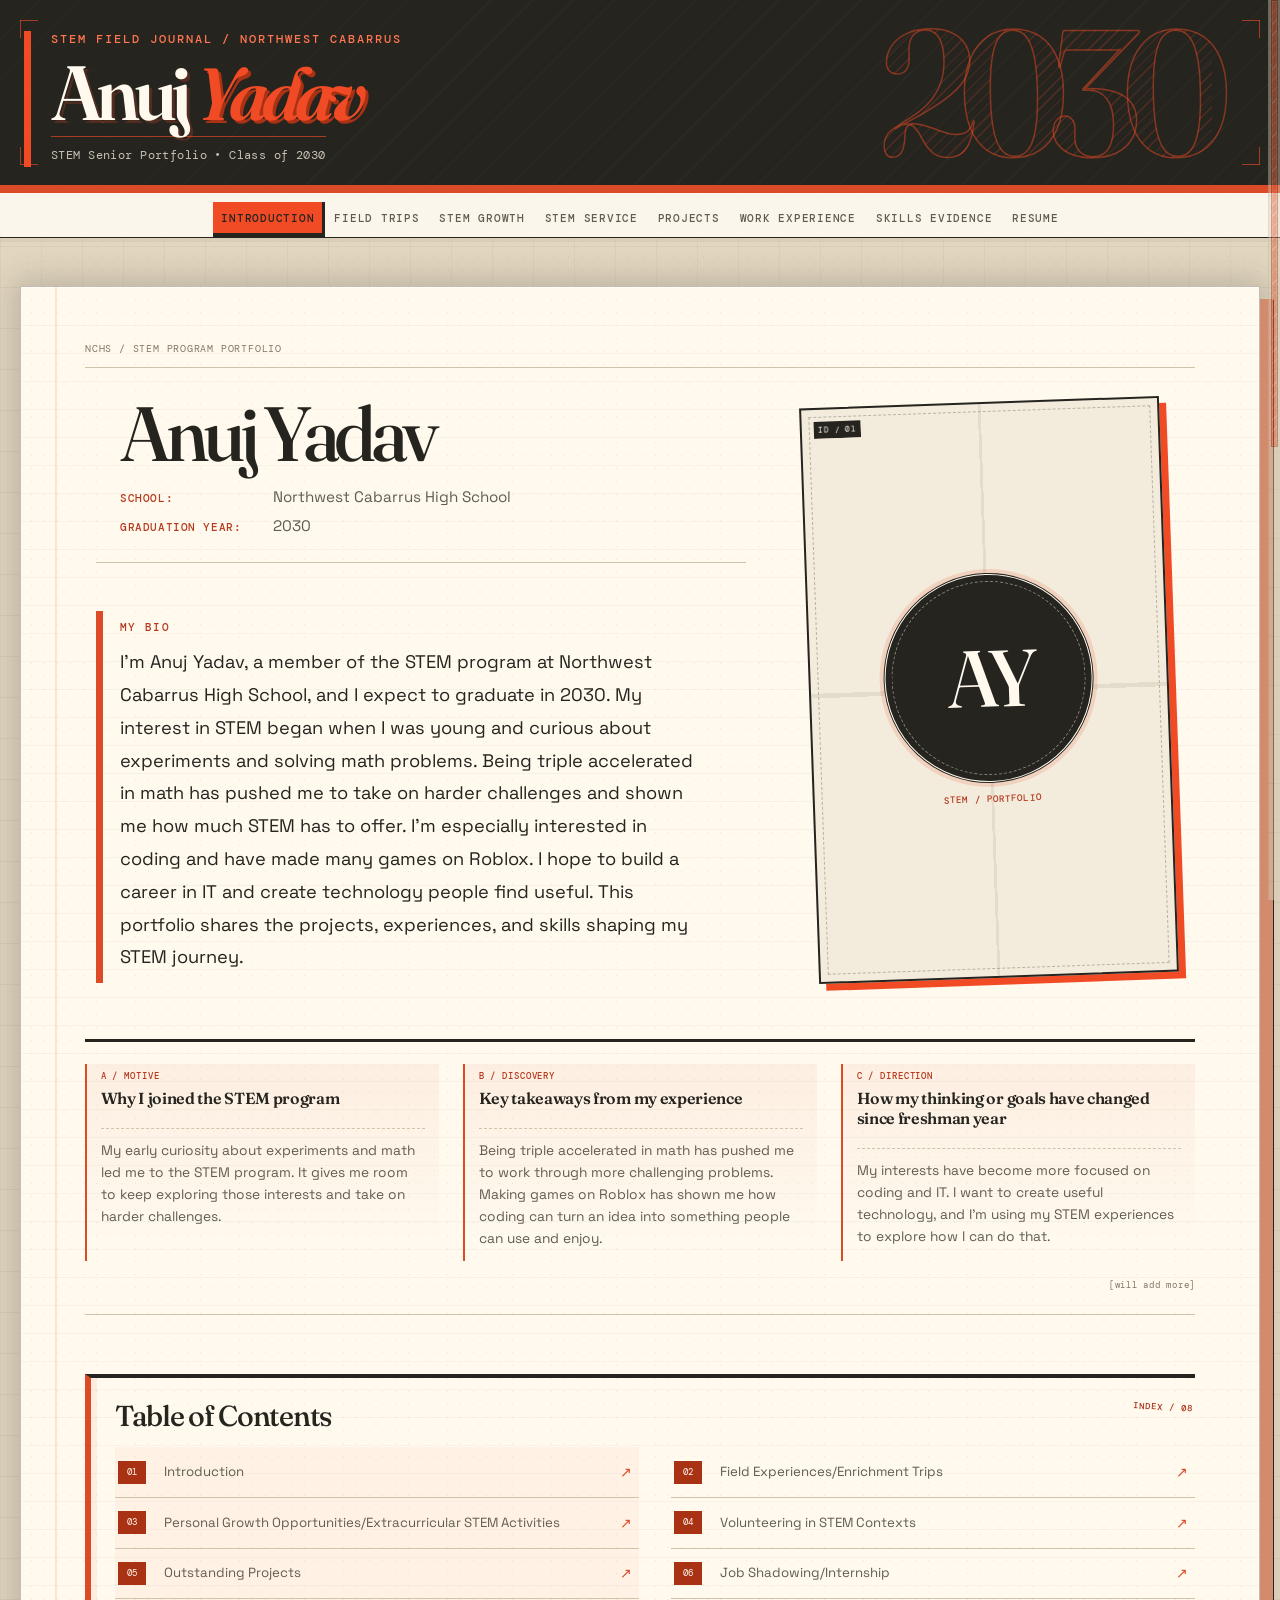
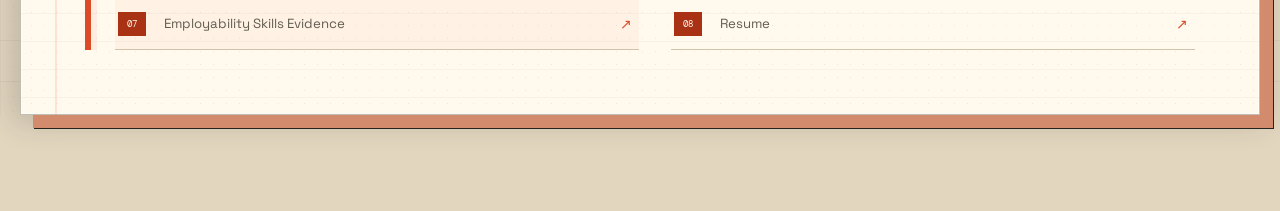
<file: index.html>
<!DOCTYPE html>
<html lang="en">
<head>
  <meta charset="UTF-8">
  <meta name="viewport" content="width=device-width, initial-scale=1.0">
  <title>Anuj Yadav - STEM Senior Portfolio</title>
  <link rel="preconnect" href="https://fonts.googleapis.com">
  <link rel="preconnect" href="https://fonts.gstatic.com" crossorigin>
  <link href="https://fonts.googleapis.com/css2?family=DM+Mono:wght@400;500&family=Fraunces:opsz,wght@9..144,400;9..144,500;9..144,600;9..144,700&family=Space+Grotesk:wght@400;500;600;700&display=swap" rel="stylesheet">
  <link rel="stylesheet" href="style.css">
</head>
<body>

  <!-- Site Header -->
  <header class="site-header">
    <div class="header-content">
      <h1 class="site-title"><span class="site-title__first">Anuj</span> <span class="site-title__last">Yadav</span></h1>
      <p class="site-subtitle">STEM Senior Portfolio &bull; Class of 2030</p>
    </div>
  </header>

  <!-- Navigation Tabs -->
  <nav class="tabs-nav" aria-label="Portfolio Sections">
    <div class="tabs-container" role="tablist">
      <button id="intro-tab" class="tab-btn active" role="tab" aria-controls="intro" aria-label="Introduction" aria-selected="true" data-tab="intro">Introduction</button>
      <button id="field-experiences-tab" class="tab-btn" role="tab" aria-controls="field-experiences" aria-label="Field Experiences and Enrichment Trips" aria-selected="false" data-tab="field-experiences">Field Trips</button>
      <button id="personal-growth-tab" class="tab-btn" role="tab" aria-controls="personal-growth" aria-label="Personal Growth and Extracurricular STEM Activities" aria-selected="false" data-tab="personal-growth">STEM Growth</button>
      <button id="volunteering-tab" class="tab-btn" role="tab" aria-controls="volunteering" aria-label="Volunteering in STEM Contexts" aria-selected="false" data-tab="volunteering">STEM Service</button>
      <button id="projects-tab" class="tab-btn" role="tab" aria-controls="projects" aria-label="Outstanding Projects" aria-selected="false" data-tab="projects">Projects</button>
      <button id="job-shadowing-tab" class="tab-btn" role="tab" aria-controls="job-shadowing" aria-label="Job Shadowing and Internship" aria-selected="false" data-tab="job-shadowing">Work Experience</button>
      <button id="employability-skills-tab" class="tab-btn" role="tab" aria-controls="employability-skills" aria-label="Employability Skills Evidence" aria-selected="false" data-tab="employability-skills">Skills Evidence</button>
      <button id="resume-tab" class="tab-btn" role="tab" aria-controls="resume" aria-label="Resume" aria-selected="false" data-tab="resume">Resume</button>
      <div class="tab-active-shadow" aria-hidden="true"></div>
      <div class="tab-active-fill" aria-hidden="true"></div>
      <div class="tab-indicator" aria-hidden="true"></div>
    </div>
  </nav>

  <!-- Main Content Container -->
  <main class="main-container">

    <!-- 1. Introduction Section -->
    <section id="intro" class="tab-section active" role="tabpanel" aria-labelledby="intro-tab">
      <div class="profile-layout">
        <div class="profile-header">
          <div class="profile-meta">
            <h2>Anuj Yadav</h2>
            <p><strong>School:</strong> Northwest Cabarrus High School</p>
            <p><strong>Graduation Year:</strong> 2030</p>
          </div>
        </div>
        <article class="bio-block">
          <div class="bio-copy">
            <h3>My Bio</h3>
            <p>I’m Anuj Yadav, a member of the STEM program at Northwest Cabarrus High School, and I expect to graduate in 2030. My interest in STEM began when I was young and curious about experiments and solving math problems. Being triple accelerated in math has pushed me to take on harder challenges and shown me how much STEM has to offer. I’m especially interested in coding and have made many games on Roblox. I hope to build a career in IT and create technology people find useful. This portfolio shares the projects, experiences, and skills shaping my STEM journey.</p>
          </div>
        </article>
        <div class="photo-container" role="img" aria-label="Anuj Yadav monogram">
          <span class="photo-monogram" aria-hidden="true">AY</span>
          <span class="photo-caption" aria-hidden="true">STEM / PORTFOLIO</span>
        </div>
      </div>

      <!-- Reflection Questions -->
      <article class="reflection-block">
        <div class="reflection-card">
          <h3 data-marker="A / MOTIVE">Why I joined the STEM program</h3>
          <p>My early curiosity about experiments and math led me to the STEM program. It gives me room to keep exploring those interests and take on harder challenges.</p>
        </div>

        <div class="reflection-card">
          <h3 data-marker="B / DISCOVERY">Key takeaways from my experience</h3>
          <p>Being triple accelerated in math has pushed me to work through more challenging problems. Making games on Roblox has shown me how coding can turn an idea into something people can use and enjoy.</p>
        </div>

        <div class="reflection-card">
          <h3 data-marker="C / DIRECTION">How my thinking or goals have changed since freshman year</h3>
          <p>My interests have become more focused on coding and IT. I want to create useful technology, and I’m using my STEM experiences to explore how I can do that.</p>
        </div>
        <p class="reflection-note">[will add more]</p>
      </article>

      <!-- Table of Contents -->
      <nav class="toc-block" aria-label="Table of Contents">
        <h3>Table of Contents</h3>
        <ol class="toc-list">
          <li><a href="#intro" class="toc-link">Introduction</a></li>
          <li><a href="#field-experiences" class="toc-link">Field Experiences/Enrichment Trips</a></li>
          <li><a href="#personal-growth" class="toc-link">Personal Growth Opportunities/Extracurricular STEM Activities</a></li>
          <li><a href="#volunteering" class="toc-link">Volunteering in STEM Contexts</a></li>
          <li><a href="#projects" class="toc-link">Outstanding Projects</a></li>
          <li><a href="#job-shadowing" class="toc-link">Job Shadowing/Internship</a></li>
          <li><a href="#employability-skills" class="toc-link">Employability Skills Evidence</a></li>
          <li><a href="#resume" class="toc-link">Resume</a></li>
        </ol>
      </nav>
    </section>

    <!-- 2. Field Experiences/Enrichment Trips -->
    <section id="field-experiences" class="tab-section" role="tabpanel" aria-labelledby="field-experiences-tab" hidden>
      <h2>Field Experiences/Enrichment Trips</h2>
    </section>

    <!-- 3. Personal Growth Opportunities/Extracurricular STEM Activities -->
    <section id="personal-growth" class="tab-section" role="tabpanel" aria-labelledby="personal-growth-tab" hidden>
      <h2>Personal Growth Opportunities/Extracurricular STEM Activities</h2>
    </section>

    <!-- 4. Volunteering in STEM Contexts -->
    <section id="volunteering" class="tab-section" role="tabpanel" aria-labelledby="volunteering-tab" hidden>
      <h2>Volunteering in STEM Contexts</h2>
    </section>

    <!-- 5. Outstanding Projects -->
    <section id="projects" class="tab-section" role="tabpanel" aria-labelledby="projects-tab" hidden>
      <h2>Outstanding Projects</h2>
    </section>

    <!-- 6. Job Shadowing/Internship -->
    <section id="job-shadowing" class="tab-section" role="tabpanel" aria-labelledby="job-shadowing-tab" hidden>
      <h2>Job Shadowing/Internship</h2>
    </section>

    <!-- 7. Employability Skills Evidence -->
    <section id="employability-skills" class="tab-section" role="tabpanel" aria-labelledby="employability-skills-tab" hidden>
      <h2>Employability Skills Evidence</h2>
    </section>

    <!-- 8. Resume -->
    <section id="resume" class="tab-section" role="tabpanel" aria-labelledby="resume-tab" hidden>
      <h2>Resume</h2>
    </section>

  </main>

  <div class="page-scrollbar" aria-hidden="true" hidden>
    <div class="page-scrollbar__thumb"></div>
  </div>

  <script src="script.js"></script>
</body>
</html>
</file>
<file: style.css>
:root {
  --paper: #eee6d4;
  --sheet: #fbf7ed;
  --sheet-shadow: #dfd2ba;
  --ink: #25241f;
  --ink-soft: #615c50;
  --muted: #817868;
  --rule: #cfc3ab;
  --ember: #dc4b28;
  --ember-deep: #b63a1e;
  --font-display: "Fraunces", Georgia, serif;
  --font-body: "Space Grotesk", sans-serif;
  --font-label: "DM Mono", monospace;
  --max-width: 1240px;
  --ease: cubic-bezier(.22, 1, .36, 1);
}

*, *::before, *::after {
  box-sizing: border-box;
  margin: 0;
  padding: 0;
}

html {
  scroll-behavior: smooth;
  background: var(--paper);
  overflow-x: clip;
}

body {
  min-height: 100vh;
  overflow-x: clip;
  color: var(--ink);
  font: 400 16px/1.65 var(--font-body);
  background-color: var(--paper);
  background-image:
    repeating-linear-gradient(0deg, transparent 0 27px, rgb(54 45 31 / 3.5%) 27px 28px),
    radial-gradient(circle, rgb(54 45 31 / 8%) .65px, transparent .8px);
  background-size: auto, 13px 13px;
  -webkit-font-smoothing: antialiased;
}

::selection {
  color: var(--sheet);
  background: var(--ember);
}

h1, h2, h3, h4 {
  color: var(--ink);
  font-family: var(--font-display);
  font-weight: 600;
  letter-spacing: -.035em;
}

p, li, span {
  color: inherit;
}

a {
  color: inherit;
}

button {
  font: inherit;
}

/* Portfolio cover */
.site-header {
  position: relative;
  isolation: isolate;
  overflow: hidden;
  padding: clamp(3.5rem, 8vw, 7.2rem) 1.5rem 3rem;
  color: var(--sheet);
  background: var(--ink);
  border-bottom: 5px solid var(--ember);
}

.site-header::after {
  position: absolute;
  z-index: -1;
  right: max(2vw, calc((100vw - 1600px) / 2));
  bottom: -.38em;
  color: rgb(251 247 237 / 6%);
  content: "2030";
  font: 500 clamp(11rem, 31vw, 27rem)/.8 var(--font-display);
  letter-spacing: -.11em;
  pointer-events: none;
}

.header-content {
  position: relative;
  max-width: var(--max-width);
  margin: 0 auto;
}

.header-content::before {
  display: block;
  margin-bottom: .6rem;
  color: #f08a67;
  content: "STEM FIELD JOURNAL     /     NORTHWEST CABARRUS";
  font: 500 .72rem/1.4 var(--font-label);
  letter-spacing: .11em;
}

.site-title {
  max-width: 9ch;
  margin-bottom: .85rem;
  color: var(--sheet);
  font: 500 clamp(3.6rem, 9vw, 7.8rem)/.94 var(--font-display);
  letter-spacing: -.075em;
}

.site-subtitle {
  display: inline-block;
  padding-top: .75rem;
  color: #c9c1b2;
  border-top: 1px solid rgb(251 247 237 / 28%);
  font: 400 .76rem/1.6 var(--font-label);
  letter-spacing: .035em;
}

/* Horizontal folio index */
.tabs-nav {
  position: sticky;
  z-index: 20;
  top: 0;
  background: rgb(251 247 237 / 96%);
  border-bottom: 1px solid var(--ink);
  box-shadow: 0 4px 0 rgb(37 36 31 / 4%);
  backdrop-filter: blur(12px);
}

.tabs-nav::before,
.tabs-nav::after {
  position: absolute;
  z-index: 5;
  top: 0;
  bottom: 0;
  width: 2.5rem;
  content: "";
  opacity: 0;
  pointer-events: none;
  transition: opacity 180ms var(--ease);
}

.tabs-nav::before {
  left: 0;
  background: linear-gradient(90deg, var(--sheet), transparent);
}

.tabs-nav::after {
  right: 0;
  background: linear-gradient(270deg, var(--sheet), transparent);
  opacity: 1;
}

.tabs-nav.can-scroll-left::before {
  opacity: 1;
}

.tabs-nav.at-end::after {
  opacity: 0;
}

.tabs-container {
  position: relative;
  display: flex;
  flex-wrap: nowrap;
  gap: .35rem;
  max-width: 1320px;
  margin: 0 auto;
  padding: .55rem 1.5rem 0;
  overflow-x: auto;
  white-space: nowrap;
  scrollbar-width: none;
  -ms-overflow-style: none;
  -webkit-overflow-scrolling: touch;
}

.tabs-container::-webkit-scrollbar {
  display: none;
  width: 0;
  height: 0;
}

.tab-btn {
  position: relative;
  z-index: 2;
  flex: 0 0 auto;
  padding: .75rem .78rem .82rem;
  color: var(--ink-soft);
  background: transparent;
  border: 0;
  cursor: pointer;
  font: 500 .63rem/1.35 var(--font-label);
  letter-spacing: .025em;
  text-transform: uppercase;
  transition: color 180ms var(--ease), background-color 180ms var(--ease), transform 180ms var(--ease);
}

.tab-btn:hover {
  color: var(--ember-deep);
  transform: translateY(-2px);
}

.tab-btn:active {
  transform: translateY(0) scale(.98);
}

.tab-btn:focus-visible {
  z-index: 2;
  color: var(--ink);
  outline: 2px solid var(--ember);
  outline-offset: -3px;
}

.tab-btn.active {
  color: var(--sheet);
  background: var(--ink);
}

.tab-active-shadow,
.tab-active-fill {
  position: absolute;
  top: .55rem;
  right: auto;
  left: 0;
  width: 1px;
  transform-origin: left center;
  transition: transform 300ms var(--ease);
  pointer-events: none;
  will-change: transform;
}

.tab-active-shadow {
  --tab-shadow-offset: 3px;
  z-index: 0;
  bottom: -3px;
  background: var(--ink);
  transform: translateX(3px) scaleX(0);
}

.tab-active-fill {
  z-index: 1;
  bottom: 0;
  background: var(--accent);
  transform: translateX(0) scaleX(0);
}

.tab-indicator {
  position: absolute;
  bottom: 0;
  left: 0;
  z-index: 3;
  width: 1px;
  height: 3px;
  background: var(--ember);
  transform-origin: left center;
  transition: transform 300ms var(--ease);
  pointer-events: none;
  will-change: transform;
}

/* The portfolio sheet */
.main-container {
  position: relative;
  max-width: var(--max-width);
  min-height: 580px;
  margin: 3rem auto 6rem;
  padding: clamp(1.5rem, 5vw, 4.5rem);
  background-color: var(--sheet);
  background-image: radial-gradient(circle, rgb(54 45 31 / 8%) .65px, transparent .8px);
  background-size: 13px 13px;
  border: 1px solid rgb(37 36 31 / 16%);
  box-shadow: 13px 13px 0 var(--sheet-shadow), 14px 14px 0 var(--ink);
  animation: sheet-arrive 520ms var(--ease) both;
}

.main-container::before {
  display: block;
  margin-bottom: 2.1rem;
  padding-bottom: .65rem;
  color: var(--muted);
  content: "NCHS   /   STEM PROGRAM                                           PORTFOLIO";
  border-bottom: 1px solid var(--rule);
  font: 400 .62rem/1.4 var(--font-label);
  letter-spacing: .08em;
}

@keyframes sheet-arrive {
  from { opacity: 0; transform: translateY(12px); }
  to { opacity: 1; transform: translateY(0); }
}

/* Tab-page transitions pair with script.js */
.tab-section {
  display: none;
  min-height: 240px;
  opacity: 0;
  transform: translateY(12px);
  will-change: transform, opacity;
}

.tab-section.active {
  display: block;
  opacity: 1;
  transform: translateY(0);
  transition: opacity 280ms var(--ease), transform 280ms var(--ease);
}

.tab-section.leaving {
  opacity: 0;
  transform: translateY(-10px);
  transition: opacity 140ms var(--ease), transform 140ms var(--ease);
}

.tab-section.entering {
  opacity: 0;
  transform: translateY(12px);
}

.tab-section > h2 {
  position: relative;
  max-width: 18ch;
  margin: 0 0 2rem;
  padding: .2rem 0 1.35rem;
  border-bottom: 2px solid var(--ink);
  font: 500 clamp(2.4rem, 6vw, 5rem)/.98 var(--font-display);
  letter-spacing: -.065em;
}


#field-experiences > h2::before,
#personal-growth > h2::before,
#volunteering > h2::before,
#projects > h2::before,
#job-shadowing > h2::before,
#employability-skills > h2::before,
#resume > h2::before {
  display: block;
  margin-bottom: .75rem;
  color: var(--ember-deep);
  font: 500 .68rem/1.4 var(--font-label);
  letter-spacing: .12em;
}

#field-experiences > h2::before { content: "01   /   FIELD NOTES"; }
#personal-growth > h2::before { content: "02   /   GROWTH LOG"; }
#volunteering > h2::before { content: "03   /   SERVICE RECORD"; }
#projects > h2::before { content: "04   /   PROJECT FILES"; }
#job-shadowing > h2::before { content: "05   /   WORKPLACE STUDY"; }
#employability-skills > h2::before { content: "06   /   PROFESSIONAL PRACTICE"; }
#resume > h2::before { content: "07   /   CAREER SUMMARY"; }

/* Introductory profile */
.profile-header {
  display: grid;
  grid-template-columns: 176px minmax(0, 1fr);
  align-items: center;
  gap: clamp(1.5rem, 4vw, 3.25rem);
  margin-bottom: 2.6rem;
  padding-bottom: 2.6rem;
  border-bottom: 1px solid var(--rule);
}

.photo-container {
  position: relative;
  display: flex;
  width: 176px;
  height: 208px;
  align-items: center;
  justify-content: center;
  overflow: hidden;
  padding: 1.2rem;
  background-color: #f3ecdc;
  background-image:
    linear-gradient(90deg, transparent 49.6%, rgb(37 36 31 / 8%) 49.6% 50.4%, transparent 50.4%),
    linear-gradient(0deg, transparent 49.6%, rgb(37 36 31 / 8%) 49.6% 50.4%, transparent 50.4%);
  border: 1px solid var(--ink);
  box-shadow: 5px 5px 0 var(--ember);
  text-align: center;
}

.photo-container::before {
  position: absolute;
  inset: 7px;
  border: 1px dashed rgb(37 36 31 / 28%);
  content: "";
  pointer-events: none;
}

.photo-container::after {
  position: absolute;
  z-index: 2;
  top: 12px;
  left: 12px;
  padding: .15rem .28rem;
  color: var(--sheet);
  background: var(--ink);
  content: "ID / 01";
  font: 400 .5rem/1.5 var(--font-label);
  letter-spacing: .05em;
}

.profile-meta h2 {
  margin-bottom: .8rem;
  font: 500 clamp(2.6rem, 6vw, 5.2rem)/.98 var(--font-display);
  letter-spacing: -.07em;
}

.profile-meta p {
  margin-bottom: .25rem;
  color: var(--ink-soft);
  font-size: .95rem;
}

.profile-meta p strong {
  display: inline-block;
  min-width: 9.3rem;
  color: var(--ember-deep);
  font: 500 .67rem/1.5 var(--font-label);
  letter-spacing: .055em;
  text-transform: uppercase;
}

/* Bio statement */
.bio-block {
  position: relative;
  max-width: 60ch;
  margin: 0 0 3.5rem;
  padding: .15rem 0 .15rem 1.5rem;
  border-left: 4px solid var(--ember);
}

.bio-block h3 {
  margin-bottom: .65rem;
  color: var(--ember-deep);
  font: 500 .7rem/1.4 var(--font-label);
  letter-spacing: .12em;
  text-transform: uppercase;
}

.bio-block p {
  color: var(--ink);
  font-size: clamp(1.03rem, 1.7vw, 1.24rem);
  line-height: 1.8;
}

/* Three-column reflection ledger */
.reflection-block {
  display: grid;
  grid-template-columns: repeat(3, minmax(0, 1fr));
  column-gap: 1.5rem;
  row-gap: .8rem;
  margin-bottom: 3.7rem;
  padding: 1rem 0 1.4rem;
  border-top: 1px solid var(--ink);
  border-bottom: 1px solid var(--rule);
}

.reflection-block h3 {
  min-height: 3.25rem;
  margin: 0;
  padding: .2rem 0 .55rem .85rem;
  border-left: 2px solid var(--ember);
  font: 600 1rem/1.25 var(--font-display);
  letter-spacing: -.02em;
}

.reflection-block h3::before {
  display: block;
  margin-bottom: .45rem;
  color: var(--ember-deep);
  font: 500 .55rem/1 var(--font-label);
  letter-spacing: .1em;
}

.reflection-block h3:nth-of-type(1)::before { content: "A / MOTIVE"; }
.reflection-block h3:nth-of-type(2)::before { content: "B / DISCOVERY"; }
.reflection-block h3:nth-of-type(3)::before { content: "C / DIRECTION"; }

.reflection-block p {
  min-height: 3.8rem;
  margin: 0;
  padding: .55rem .75rem;
  color: var(--ink-soft);
  border-top: 1px dashed var(--rule);
  font-size: .86rem;
  line-height: 1.6;
}

/* Contents index */
.toc-block {
  position: relative;
  margin-top: 1rem;
  padding: 1.35rem 0 0 1.5rem;
  border-top: 3px solid var(--ink);
  border-left: 4px solid var(--ember);
}

.toc-block h3 {
  margin: 0 0 1rem;
  font: 500 1.8rem/1.1 var(--font-display);
  letter-spacing: -.045em;
}

.toc-list {
  display: grid;
  grid-template-columns: repeat(2, minmax(0, 1fr));
  column-gap: 2rem;
  list-style: none;
  counter-reset: folio;
}

.toc-list li {
  min-width: 0;
  border-bottom: 1px solid var(--rule);
  counter-increment: folio;
}

.toc-link {
  display: grid;
  min-height: 3.1rem;
  grid-template-columns: 2.4rem minmax(0, 1fr) 1rem;
  align-items: center;
  gap: .45rem;
  padding: .45rem .2rem;
  color: var(--ink-soft);
  text-decoration: none;
  font-size: .83rem;
  line-height: 1.35;
  transition: color 160ms var(--ease), padding 160ms var(--ease);
}

.toc-link::before {
  color: var(--ember-deep);
  content: "0" counter(folio);
  font: 400 .62rem/1 var(--font-label);
}

.toc-link::after {
  color: var(--ember);
  content: "↗";
  font: 500 .9rem/1 var(--font-label);
  transition: transform 160ms var(--ease);
}

.toc-link:hover {
  padding-left: .55rem;
  color: var(--ink);
}

.toc-link:hover::after {
  transform: translate(2px, -2px);
}

.toc-link:focus-visible {
  outline: 2px solid var(--ember);
  outline-offset: -2px;
}

/* Deliberate blank folios for sections that will grow over time */
.tab-section:not(#intro) {
  min-height: 430px;
}

/* Responsive folio */
@media (max-width: 760px) {
  .site-header {
    padding: 3.8rem 1.25rem 2.5rem;
  }

  .site-header::after {
    right: -1rem;
  }

  .header-content::before {
    font-size: .62rem;
  }

  .site-subtitle {
    max-width: 52ch;
    font-size: .64rem;
  }

  .tabs-container {
    padding: .45rem .85rem 0;
  }

  .tab-active-shadow,
  .tab-active-fill {
    top: .45rem;
  }

  .tab-btn {
    max-width: 18rem;
    padding: .7rem .65rem .75rem;
    font-size: .58rem;
  }

  .main-container {
    min-height: 520px;
    margin: 1.5rem 1rem 4rem;
    padding: 1.5rem 1.25rem 2rem;
    box-shadow: 7px 7px 0 var(--sheet-shadow), 8px 8px 0 var(--ink);
  }

  .main-container::before {
    margin-bottom: 1.6rem;
    content: "NCHS   /   STEM PORTFOLIO";
    font-size: .54rem;
  }

  .profile-header {
    grid-template-columns: 128px minmax(0, 1fr);
    gap: 1.25rem;
    margin-bottom: 2rem;
    padding-bottom: 2rem;
  }

  .photo-container {
    width: 128px;
    height: 158px;
    padding: .75rem;
  }

  .profile-meta p strong {
    display: block;
    min-width: 0;
    margin-bottom: .1rem;
  }

  .reflection-block {
    grid-template-columns: 1fr;
    row-gap: .4rem;
  }

  .reflection-block h3 {
    min-height: 0;
    margin-top: .5rem;
  }

  .reflection-block p {
    min-height: 2.4rem;
    margin-bottom: .55rem;
  }

  .toc-list {
    grid-template-columns: 1fr;
  }

  .toc-link {
    min-height: 2.8rem;
  }

  .tab-section:not(#intro) {
    min-height: 350px;
  }
}

@media (max-width: 460px) {
  .site-header {
    padding: 3rem 1rem 2rem;
  }

  .header-content::before {
    max-width: 31ch;
    font-size: .56rem;
  }

  .site-title {
    font-size: 3.55rem;
  }

  .site-subtitle {
    line-height: 1.8;
  }

  .tabs-nav::before,
  .tabs-nav::after {
    width: 1.25rem;
  }

  .main-container {
    margin: 1rem .65rem 3rem;
    padding: 1.3rem 1rem 1.5rem;
  }

  .main-container::before {
    font-size: .49rem;
    letter-spacing: .035em;
  }

  .profile-header {
    grid-template-columns: 1fr;
    align-items: start;
  }

  .photo-container {
    width: 116px;
    height: 142px;
  }

  .profile-meta h2 {
    font-size: 3.15rem;
  }

  .tab-section > h2 {
    font-size: 2.6rem;
  }

  .toc-block {
    padding-left: 1rem;
  }
}

@media (prefers-reduced-motion: reduce) {
  html {
    scroll-behavior: auto;
  }

  *, *::before, *::after {
    animation-duration: .01ms !important;
    animation-iteration-count: 1 !important;
    scroll-behavior: auto !important;
    transition-duration: .01ms !important;
  }

  .tab-indicator {
    display: none !important;
  }

  .tab-btn.active {
    border-bottom: 3px solid var(--ember);
  }

  .tab-section {
    opacity: 1 !important;
    transform: none !important;
  }
}



/* Creative punch-up: calibration marks, drafting grid, and stamped folios */
:root {
  --paper: #e2d6bf;
  --sheet: #fff9ee;
  --sheet-shadow: #d38b6d;
  --accent: #f04b24;
  --accent-deep: #a93215;
}

body {
  background-color: var(--paper);
  background-image:
    linear-gradient(rgb(54 45 31 / 5%) 1px, transparent 1px),
    linear-gradient(90deg, rgb(54 45 31 / 4%) 1px, transparent 1px),
    radial-gradient(circle, rgb(54 45 31 / 9%) .7px, transparent .9px);
  background-size: 41px 41px, 41px 41px, 15px 15px;
  background-position: 0 0, 0 0, 6px 9px;
}

.site-header {
  min-height: 0;
  padding: clamp(3rem, 5.5vw, 5.5rem) 1.5rem 2.5rem;
  border-bottom-width: 8px;
  background-image: repeating-linear-gradient(135deg, transparent 0 28px, rgb(255 248 232 / 2.5%) 28px 29px);
}

/* Hide any leftover decorative markup while the cover stays type-led. */
.site-header .hero-flow {
  display: none !important;
}

.site-header::after {
  z-index: 0;
  top: 50%;
  right: max(4rem, calc((100vw - var(--max-width)) / 2 + 3rem));
  bottom: auto;
  color: transparent;
  content: "2030";
  font-size: clamp(10rem, 20vw, 22rem);
  font-weight: 600;
  letter-spacing: -.11em;
  line-height: .8;
  background-image: repeating-linear-gradient(135deg, rgb(240 75 36 / 26%) 0 1.5px, transparent 1.5px 8px);
  background-clip: text;
  -webkit-background-clip: text;
  -webkit-text-fill-color: transparent;
  -webkit-text-stroke: 1.5px rgb(240 75 36 / 44%);
  text-shadow: 4px 0 rgb(240 75 36 / 18%), 8px 0 rgb(240 75 36 / 7%);
  transform: translateY(-50%);
  pointer-events: none;
}

.header-content {
  max-width: min(var(--max-width), calc(100vw - 2rem));
  z-index: 1;
  padding-left: 1.25rem;
  border-left: 7px solid var(--accent);
}

.header-content::before {
  color: #ff7650;
  font-size: .78rem;
  letter-spacing: .16em;
}

.site-title {
  display: flex;
  flex-wrap: wrap;
  align-items: baseline;
  width: fit-content;
  max-width: 100%;
  margin: 0 0 1.35rem;
  font-size: clamp(3.6rem, 8.2vw, 8.5rem);
  font-weight: 600;
  line-height: .9;
  letter-spacing: -.08em;
  column-gap: clamp(.08em, .8vw, .2em);
  row-gap: 0;
}

.site-title > span {
  display: block;
  transform-origin: left bottom;
  animation: hero-word-press 620ms var(--ease) both;
}

.site-title__first {
  color: var(--sheet);
  text-shadow: 3px 3px 0 rgb(240 75 36 / 22%);
}

.site-title__last {
  margin-left: 0;
  color: var(--accent);
  font-size: .96em;
  font-style: italic;
  text-shadow: 3px 3px 0 var(--accent-deep);
  animation-delay: 100ms !important;
}

@keyframes hero-word-press {
  from { opacity: 0; transform: translateY(.16em) skewX(-5deg); }
  to { opacity: 1; transform: translateY(0) skewX(0); }
}


.site-subtitle {
  border-top-color: rgb(240 75 36 / 65%);
  padding-top: .55rem;
}

.tab-btn.active {
  color: var(--ink);
  background: transparent;
  box-shadow: none;
  transform: none;
}

.tab-btn.active:hover {
  color: var(--ink);
}


.tab-indicator {
  height: 4px;
  background: var(--ink);
}

.main-container {
  background-image:
    linear-gradient(90deg, transparent 0 34px, rgb(240 75 36 / 13%) 34px 36px, transparent 36px),
    repeating-linear-gradient(0deg, transparent 0 27px, rgb(54 45 31 / 4%) 27px 28px),
    radial-gradient(circle, rgb(54 45 31 / 9%) .65px, transparent .8px);
  background-size: auto, auto, 13px 13px;
  background-position: 0 0, 0 11px, 4px 6px;
  border-color: rgb(37 36 31 / 28%);
  box-shadow: inset 0 0 0 1px rgb(255 255 255 / 42%), 13px 13px 0 var(--sheet-shadow), 14px 14px 0 var(--ink), 0 0 28px 7px rgb(37 36 31 / 19%);
}



.tab-section > h2 {
  max-width: 22ch;
  padding-right: 0;
  border-bottom-width: 3px;
  font-size: clamp(2.8rem, 5.5vw, 5rem);
}


#field-experiences > h2::before,
#personal-growth > h2::before,
#volunteering > h2::before,
#projects > h2::before,
#job-shadowing > h2::before,
#employability-skills > h2::before,
#resume > h2::before {
  display: block;
  width: fit-content;
  max-width: 100%;
  margin-bottom: 1rem;
  padding: .08rem 0 .08rem .7rem;
  color: var(--accent-deep);
  border-left: 4px solid var(--accent);
  font-size: .66rem;
  letter-spacing: .13em;
}

.photo-container {
  border: 2px solid var(--ink);
  box-shadow: 7px 7px 0 var(--accent);
  transform: rotate(-2deg);
  transition: transform 240ms var(--ease), box-shadow 240ms var(--ease);
}

.photo-container:hover {
  box-shadow: 10px 10px 0 var(--accent);
  transform: rotate(1deg) translateY(-3px);
}

.bio-block {
  padding-top: .55rem;
  padding-bottom: .55rem;
  border-left-width: 7px;
}

.reflection-block {
  position: relative;
  padding-top: 1.35rem;
  border-top-width: 3px;
}

.reflection-block h3 {
  position: relative;
  padding-top: .25rem;
  background: linear-gradient(90deg, rgb(240 75 36 / 8%), transparent 88%);
}

.reflection-block h3:nth-of-type(2) {
  transform: rotate(.7deg);
}

.reflection-block h3:nth-of-type(3) {
  transform: rotate(-.7deg);
}

.reflection-block h3::before {
  color: var(--accent-deep);
}

.toc-block {
  position: relative;
  background: linear-gradient(90deg, rgb(240 75 36 / 7%) 0 6px, transparent 6px);
  border-top-width: 4px;
  border-left-width: 6px;
}

.toc-block::after {
  position: absolute;
  top: 1.55rem;
  right: .1rem;
  color: var(--accent-deep);
  content: "INDEX / 08";
  font: 500 .55rem/1 var(--font-label);
  letter-spacing: .12em;
  transform: rotate(3deg);
}

.toc-list li:nth-child(odd) {
  background: rgb(240 75 36 / 4%);
}

.toc-link::before {
  display: grid;
  width: 1.75rem;
  height: 1.45rem;
  place-items: center;
  color: var(--sheet);
  background: var(--accent-deep);
  font-size: .55rem;
  transition: transform 160ms var(--ease), background-color 160ms var(--ease);
}

.toc-link:hover::before {
  background: var(--ink);
  transform: rotate(-7deg);
}

.toc-link:hover::after {
  color: var(--accent-deep);
}

/* Keep the page collage legible on narrow screens */
@media (max-width: 760px) {

  .header-content {
    padding-left: .85rem;
    border-left-width: 5px;
  }

  .main-container {
    background-image:
      repeating-linear-gradient(0deg, transparent 0 27px, rgb(54 45 31 / 4%) 27px 28px),
      radial-gradient(circle, rgb(54 45 31 / 8%) .65px, transparent .8px);
    background-size: auto, 13px 13px;
    background-position: 0 11px, 4px 6px;
    box-shadow: inset 0 0 0 1px rgb(255 255 255 / 42%), 7px 7px 0 var(--sheet-shadow), 8px 8px 0 var(--ink), 0 0 20px 5px rgb(37 36 31 / 17%);
  }


  .toc-block::after {
    top: 1.55rem;
    font-size: .48rem;
  }
}

@media (max-width: 460px) {

  .header-content::before {
    max-width: 26ch;
    font-size: .5rem;
  }


  .tab-active-shadow {
    --tab-shadow-offset: 2px;
    bottom: -2px;
  }

  .tab-btn.active {
    box-shadow: none;
  }

  .toc-block::after {
    top: 1.35rem;
    right: 0;
    font-size: .43rem;
  }
}

@media (prefers-reduced-motion: reduce) {
  .site-title > span {
    animation: none;
    opacity: 1;
    transform: none;
  }

  .photo-container,
  .photo-container:hover {
    transform: none;
  }
}



/* Staggered cover typography stays composed on smaller screens. */
@media (max-width: 760px) {
  .site-header {
    display: block;
    min-height: 0;
    padding: 3.5rem 1.25rem 2.3rem;
  }

  .site-header::after {
    display: none;
  }

  .site-title {
    width: 100%;
    font-size: clamp(3.2rem, 9vw, 5.4rem);
  }

  .site-title__last {
    margin-left: 0;
  }
}

@media (max-width: 460px) {
  .site-header {
    padding: 3rem 1rem 2rem;
  }

  .site-header::after {
    display: none;
  }

  .site-title {
    font-size: clamp(2.7rem, 11vw, 3.5rem);
  }

}

/* Cover registration marks: small press cues that frame the title. */
.site-header {
  --cover-mark: 18px;
  background-image:
    linear-gradient(rgb(240 75 36 / 62%) 0 0),
    linear-gradient(rgb(240 75 36 / 62%) 0 0),
    linear-gradient(rgb(240 75 36 / 62%) 0 0),
    linear-gradient(rgb(240 75 36 / 62%) 0 0),
    linear-gradient(rgb(240 75 36 / 62%) 0 0),
    linear-gradient(rgb(240 75 36 / 62%) 0 0),
    linear-gradient(rgb(240 75 36 / 62%) 0 0),
    linear-gradient(rgb(240 75 36 / 62%) 0 0),
    repeating-linear-gradient(135deg, transparent 0 28px, rgb(255 248 232 / 2.5%) 28px 29px);
  background-size:
    var(--cover-mark) 1px, 1px var(--cover-mark),
    var(--cover-mark) 1px, 1px var(--cover-mark),
    var(--cover-mark) 1px, 1px var(--cover-mark),
    var(--cover-mark) 1px, 1px var(--cover-mark),
    auto;
  background-position:
    left 1.25rem top 1.25rem, left 1.25rem top 1.25rem,
    right 1.25rem top 1.25rem, right 1.25rem top 1.25rem,
    left 1.25rem bottom 1.25rem, left 1.25rem bottom 1.25rem,
    right 1.25rem bottom 1.25rem, right 1.25rem bottom 1.25rem,
    center;
  background-repeat: no-repeat;
}

.site-header::after {
  background-image: repeating-linear-gradient(135deg, rgb(240 75 36 / 34%) 0 1.5px, transparent 1.5px 8px);
  -webkit-text-stroke-color: rgb(240 75 36 / 62%);
  white-space: nowrap;
}

@media (max-width: 760px) {
  .site-header {
    --cover-mark: 13px;
    background-position:
      left .8rem top .8rem, left .8rem top .8rem,
      right .8rem top .8rem, right .8rem top .8rem,
      left .8rem bottom .8rem, left .8rem bottom .8rem,
      right .8rem bottom .8rem, right .8rem bottom .8rem,
      center;
  }
}

/* Desktop folio scrollbar; native scrolling remains available underneath. */
html.has-custom-scrollbar,
body.has-custom-scrollbar {
  scrollbar-width: none;
  -ms-overflow-style: none;
}

html.has-custom-scrollbar::-webkit-scrollbar,
body.has-custom-scrollbar::-webkit-scrollbar {
  display: none;
  width: 0;
  height: 0;
}

.page-scrollbar {
  position: fixed;
  z-index: 1000;
  inset: 0 0 0 auto;
  width: 16px;
  background-color: var(--ink);
  background-image: repeating-linear-gradient(180deg, transparent 0 42px, rgb(255 249 238 / 14%) 42px 43px);
  border-left: 1px solid rgb(255 249 238 / 13%);
  cursor: pointer;
  opacity: .88;
  touch-action: none;
  transition: opacity 150ms ease;
}

.page-scrollbar[hidden] {
  display: none;
}

.page-scrollbar:hover,
.page-scrollbar.is-dragging {
  opacity: 1;
}

.page-scrollbar__thumb {
  position: absolute;
  top: 0;
  right: 2px;
  left: 2px;
  min-height: 58px;
  background-color: var(--accent);
  background-image: repeating-linear-gradient(135deg, rgb(255 249 238 / 54%) 0 1px, transparent 1px 6px);
  border: 1px solid rgb(37 36 31 / 85%);
  box-shadow: inset 0 0 0 1px rgb(255 249 238 / 22%);
  cursor: grab;
  will-change: transform;
}

.page-scrollbar.is-dragging .page-scrollbar__thumb {
  background-color: var(--sheet);
  cursor: grabbing;
}

@media (max-width: 760px) {
  .page-scrollbar {
    display: none !important;
  }
}

/* Portfolio polish: compact cover, clear folio labels, and complete profile. */
.site-header {
  padding: clamp(1.5rem, 2.4vw, 2.4rem) 1.5rem 1.1rem;
}

.site-title {
  margin-bottom: .55rem;
  font-size: clamp(3.2rem, 6vw, 5.8rem);
}

.site-header::after {
  font-size: clamp(8rem, 14vw, 15rem);
  background-image: repeating-linear-gradient(135deg, rgb(240 75 36 / 24%) 0 1px, transparent 1px 8px);
  -webkit-text-stroke-color: rgb(240 75 36 / 50%);
  text-shadow: none;
  opacity: .96;
}

.tabs-container {
  justify-content: center;
  gap: .24rem;
  padding-inline: .5rem;
}

.tab-btn {
  padding: .62rem .5rem .66rem;
  font-size: .68rem;
  letter-spacing: .07em;
}

.photo-container {
  flex-direction: column;
  gap: .7rem;
}

.photo-monogram {
  position: relative;
  display: grid;
  width: min(76%, 13rem);
  aspect-ratio: 1;
  place-items: center;
  color: var(--sheet);
  background: var(--ink);
  border: 1px solid var(--sheet);
  border-radius: 50%;
  box-shadow: 0 0 0 1px var(--ink), 0 0 0 5px rgb(220 75 40 / 16%);
  font: 500 clamp(3.5rem, 6.5vw, 5rem)/1 var(--font-display);
  letter-spacing: -.09em;
}

.photo-monogram::after {
  position: absolute;
  inset: 6px;
  border: 1px dashed rgb(251 247 237 / 44%);
  border-radius: inherit;
  content: "";
}

.photo-caption {
  position: relative;
  color: var(--ember-deep);
  font: 500 .58rem/1.4 var(--font-label);
  letter-spacing: .12em;
  white-space: nowrap;
}

@media (max-width: 760px) {
  .site-header {
    padding: 1.5rem 1.1rem 1.05rem;
  }

  .site-title {
    font-size: clamp(2.8rem, 7.4vw, 4.5rem);
  }
}

@media (max-width: 860px) {
  .tabs-nav::before,
  .tabs-nav::after {
    display: none;
  }

  .tabs-container {
    display: grid;
    grid-template-columns: repeat(4, minmax(0, 1fr));
    gap: .25rem;
    padding: .55rem .7rem;
    overflow: visible;
    white-space: normal;
  }

  .tab-btn {
    width: 100%;
    max-width: none;
    min-width: 0;
    padding: .58rem .3rem;
    white-space: normal;
    overflow-wrap: anywhere;
    font-size: .6rem;
    line-height: 1.2;
    text-align: center;
  }

  .tab-active-shadow,
  .tab-active-fill,
  .tab-indicator {
    display: none;
  }

  .tab-btn.active {
    color: var(--sheet);
    background: var(--ink);
    border-bottom: 3px solid var(--accent);
  }

  .site-header {
    padding: 1.35rem .85rem 1rem;
  }

  .site-title {
    font-size: clamp(2.5rem, 9.5vw, 3.2rem);
  }
}

@media (max-width: 380px) {
  .tabs-container {
    grid-template-columns: repeat(3, minmax(0, 1fr));
  }
}

/* Profile layout refinement: align the identity and bio at left, with portrait right. */
.main-container {
  padding-top: clamp(1.3rem, 4.35vw, 3.8rem);
}

.main-container::before {
  margin-bottom: 1.8rem;
}

.profile-header {
  max-width: 68rem;
  grid-template-columns: minmax(0, 1fr);
  gap: 0;
  margin: 0;
  padding-bottom: 1.25rem;
}

.profile-meta {
  grid-column: 1;
  grid-row: 1;
  justify-self: start;
  width: fit-content;
  max-width: 100%;
  padding-left: 1.5rem;
}

.profile-layout {
  display: grid;
  max-width: 68rem;
  grid-template-columns: minmax(0, 1.25fr) minmax(280px, .75fr);
  align-items: stretch;
  gap: clamp(1.5rem, 4vw, 3rem);
  margin: 0 auto 3.5rem;
}

.profile-header {
  grid-column: 1;
  grid-row: 1;
}

.photo-container {
  width: calc(100% - .7rem);
  max-width: 360px;
  min-height: 460px;
  height: auto;
  grid-column: 2;
  grid-row: 1 / span 2;
  justify-self: center;
  align-self: stretch;
  margin: .35rem;
}

.bio-block {
  grid-column: 1;
  grid-row: 2;
  max-width: none;
  margin: 0;
  padding: 0;
  border-left: 0;
}

.bio-copy {
  max-width: 60ch;
  padding: .55rem 0 .55rem calc(1.5rem - 7px);
  border-left: 7px solid var(--ember);
}

.bio-block p {
  font-size: clamp(1rem, 1.45vw, 1.14rem);
}

.page-scrollbar {
  width: 12px;
  background-color: rgb(223 210 186 / 76%);
  background-image: repeating-linear-gradient(180deg, transparent 0 48px, rgb(37 36 31 / 8%) 48px 49px);
  border-left-color: rgb(37 36 31 / 12%);
  opacity: .56;
}

.page-scrollbar__thumb {
  background-color: rgb(220 75 40 / 78%);
  background-image: repeating-linear-gradient(135deg, rgb(255 249 238 / 26%) 0 1px, transparent 1px 8px);
  border-color: rgb(37 36 31 / 32%);
  box-shadow: inset 0 0 0 1px rgb(255 249 238 / 16%);
}

.page-scrollbar.is-dragging .page-scrollbar__thumb {
  background-color: var(--ember);
}

@media (hover: hover) {
  .page-scrollbar:hover,
  .page-scrollbar.is-dragging {
    opacity: .9;
  }
}

@media (max-width: 1000px) and (min-width: 761px) {
  .profile-layout {
    grid-template-columns: minmax(0, 1.25fr) minmax(280px, .75fr);
    gap: 1.2rem;
  }

  .photo-container {
    max-width: 320px;
    min-height: 420px;
  }
}

@media (max-width: 760px) {
  .main-container {
    padding-top: 1.5rem;
  }

  .main-container::before {
    margin-bottom: 1.45rem;
  }

  .profile-header {
    max-width: none;
    grid-template-columns: 1fr;
    grid-column: 1;
    grid-row: 1;
    margin: 0;
    padding-bottom: 1rem;
  }

  .profile-layout {
    max-width: none;
    grid-template-columns: 1fr;
    gap: 1.2rem;
    margin-bottom: 3rem;
  }

  .photo-container {
    width: min(calc(100% - .7rem), 280px);
    max-width: none;
    min-height: 320px;
    grid-column: 1;
    grid-row: 2;
    justify-self: start;
    margin: .35rem;
  }

  .bio-block {
    grid-column: 1;
    grid-row: 3;
  }
}

/* Keep each reflection prompt paired with its own response. */
.reflection-block {
  grid-template-columns: repeat(3, minmax(0, 1fr));
  align-items: stretch;
  column-gap: 1.5rem;
  row-gap: 1rem;
}

.reflection-card {
  display: flex;
  min-width: 0;
  flex-direction: column;
  gap: .6rem;
  padding: .35rem .85rem .75rem;
  background: linear-gradient(180deg, rgb(220 75 40 / 6%), transparent 90%);
  border-left: 2px solid var(--ember);
}

.reflection-block h3 {
  min-height: 0;
  margin: 0;
  padding: .2rem 0 .6rem;
  border-left: 0;
  background: none;
  transform: none;
}

.reflection-block .reflection-card h3::before {
  color: var(--ember-deep);
  content: attr(data-marker);
}

.reflection-block p {
  flex: 1;
  min-height: 0;
  margin: 0;
  padding: .65rem 0 0;
  color: var(--ink-soft);
  border-top: 1px dashed var(--rule);
}

@media (max-width: 760px) {
  .reflection-block {
    grid-template-columns: 1fr;
    row-gap: .75rem;
  }
}

.reflection-block .reflection-note {
  grid-column: 1 / -1;
  justify-self: end;
  flex: none;
  margin: .1rem 0 0;
  padding: 0;
  color: var(--muted);
  border: 0;
  font: 400 .58rem/1.4 var(--font-label);
  letter-spacing: .08em;
}
</file>
